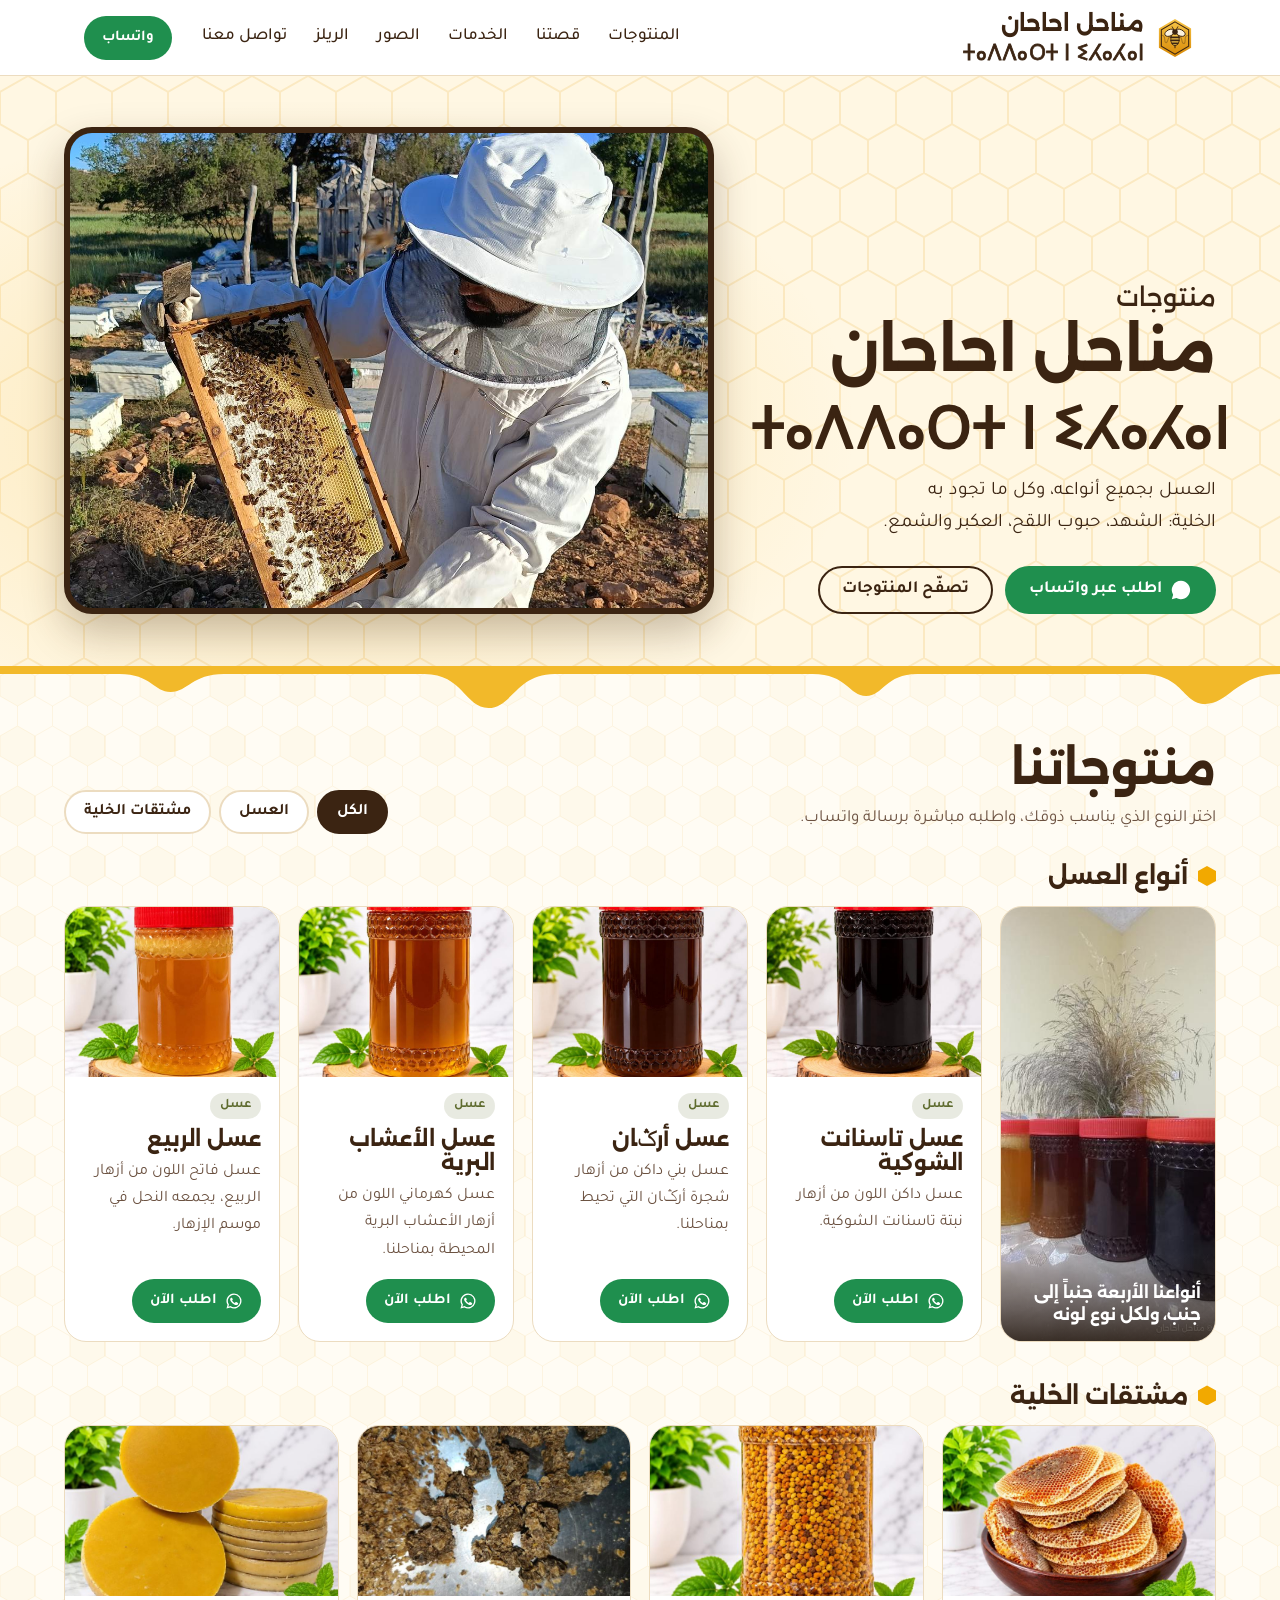
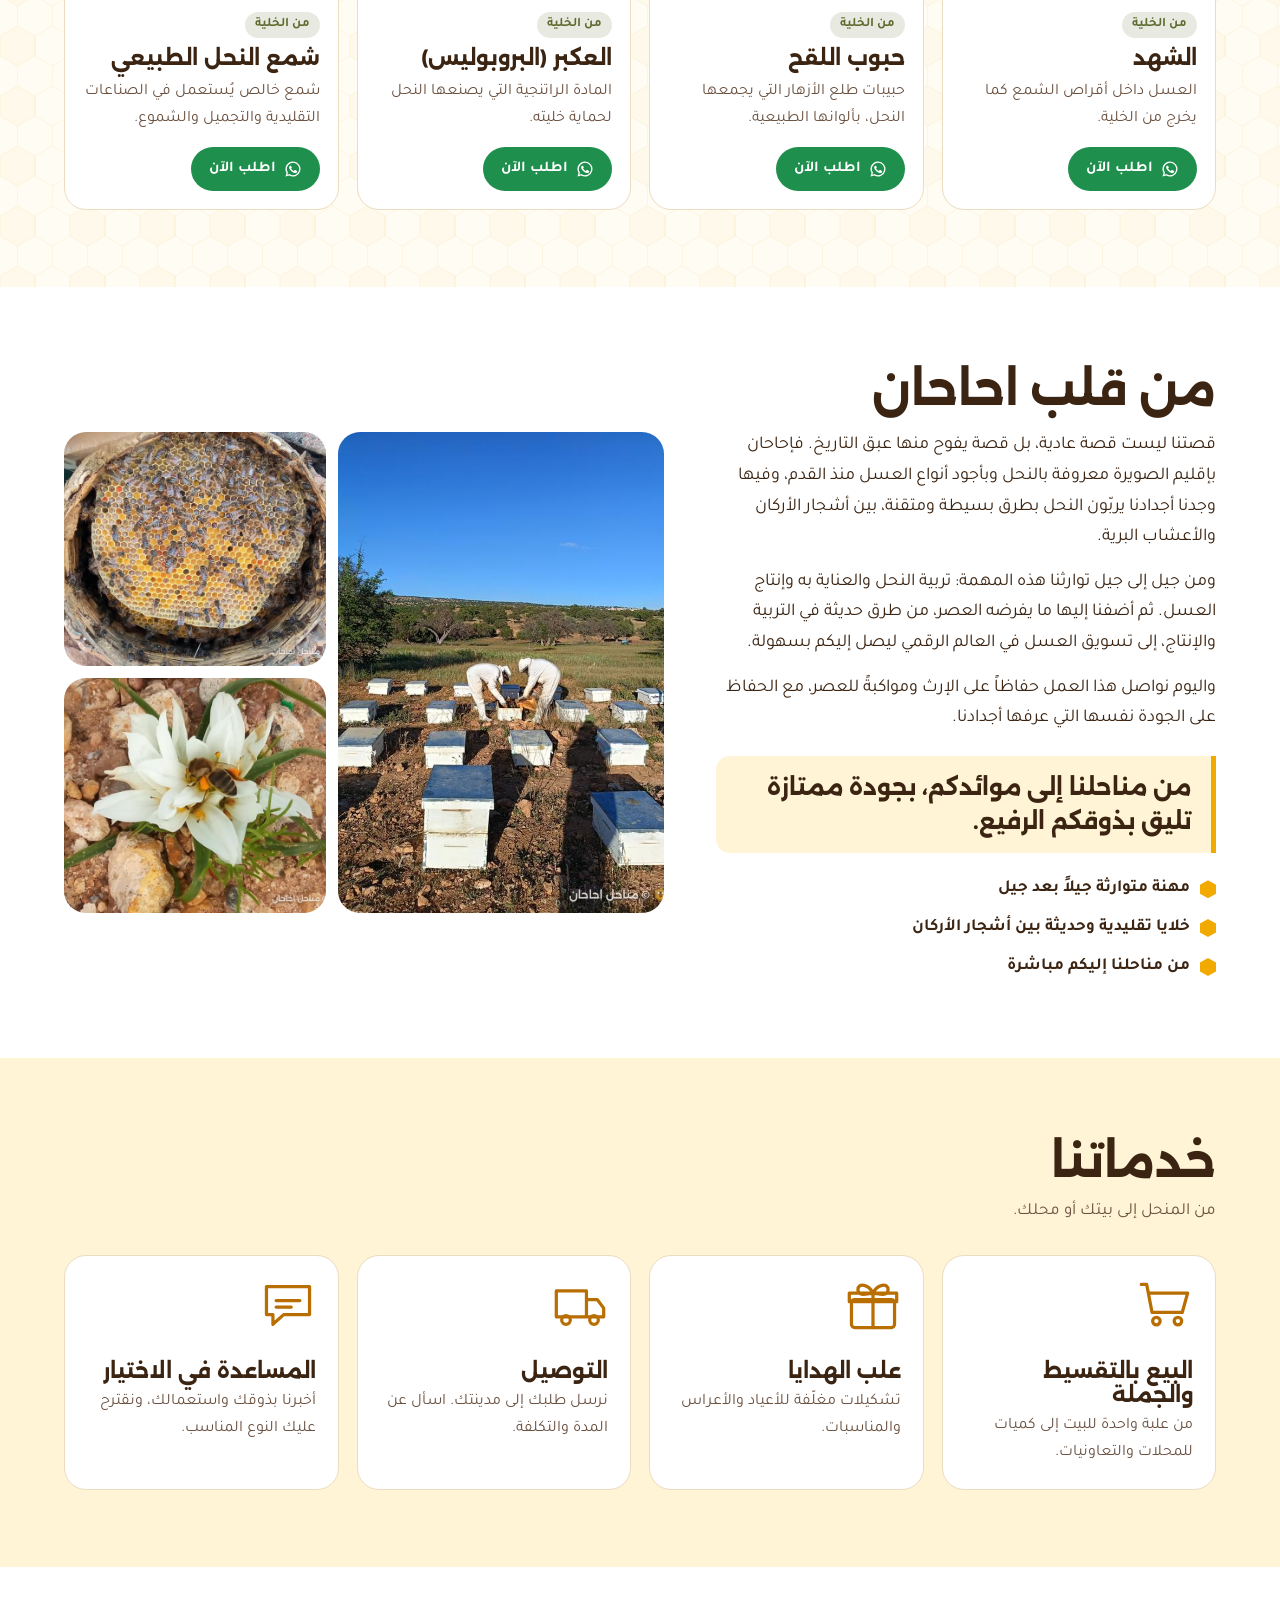
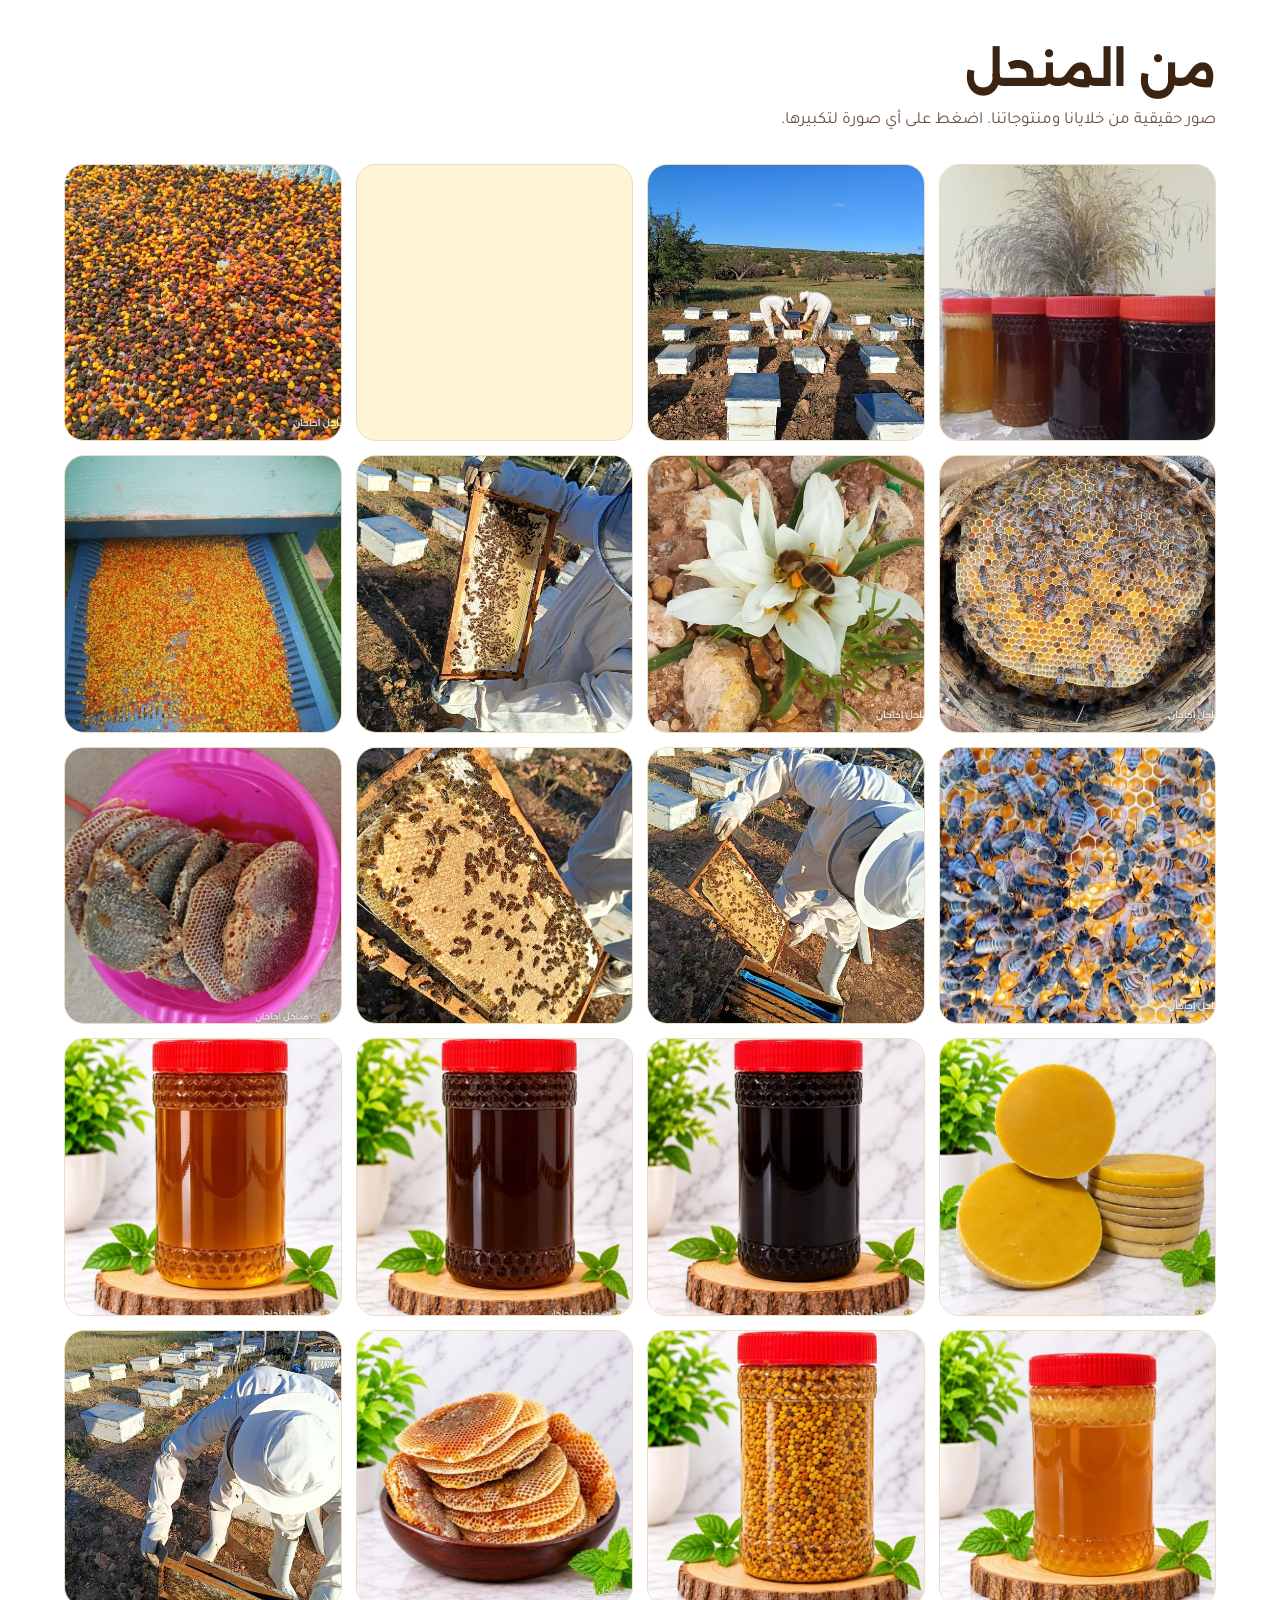
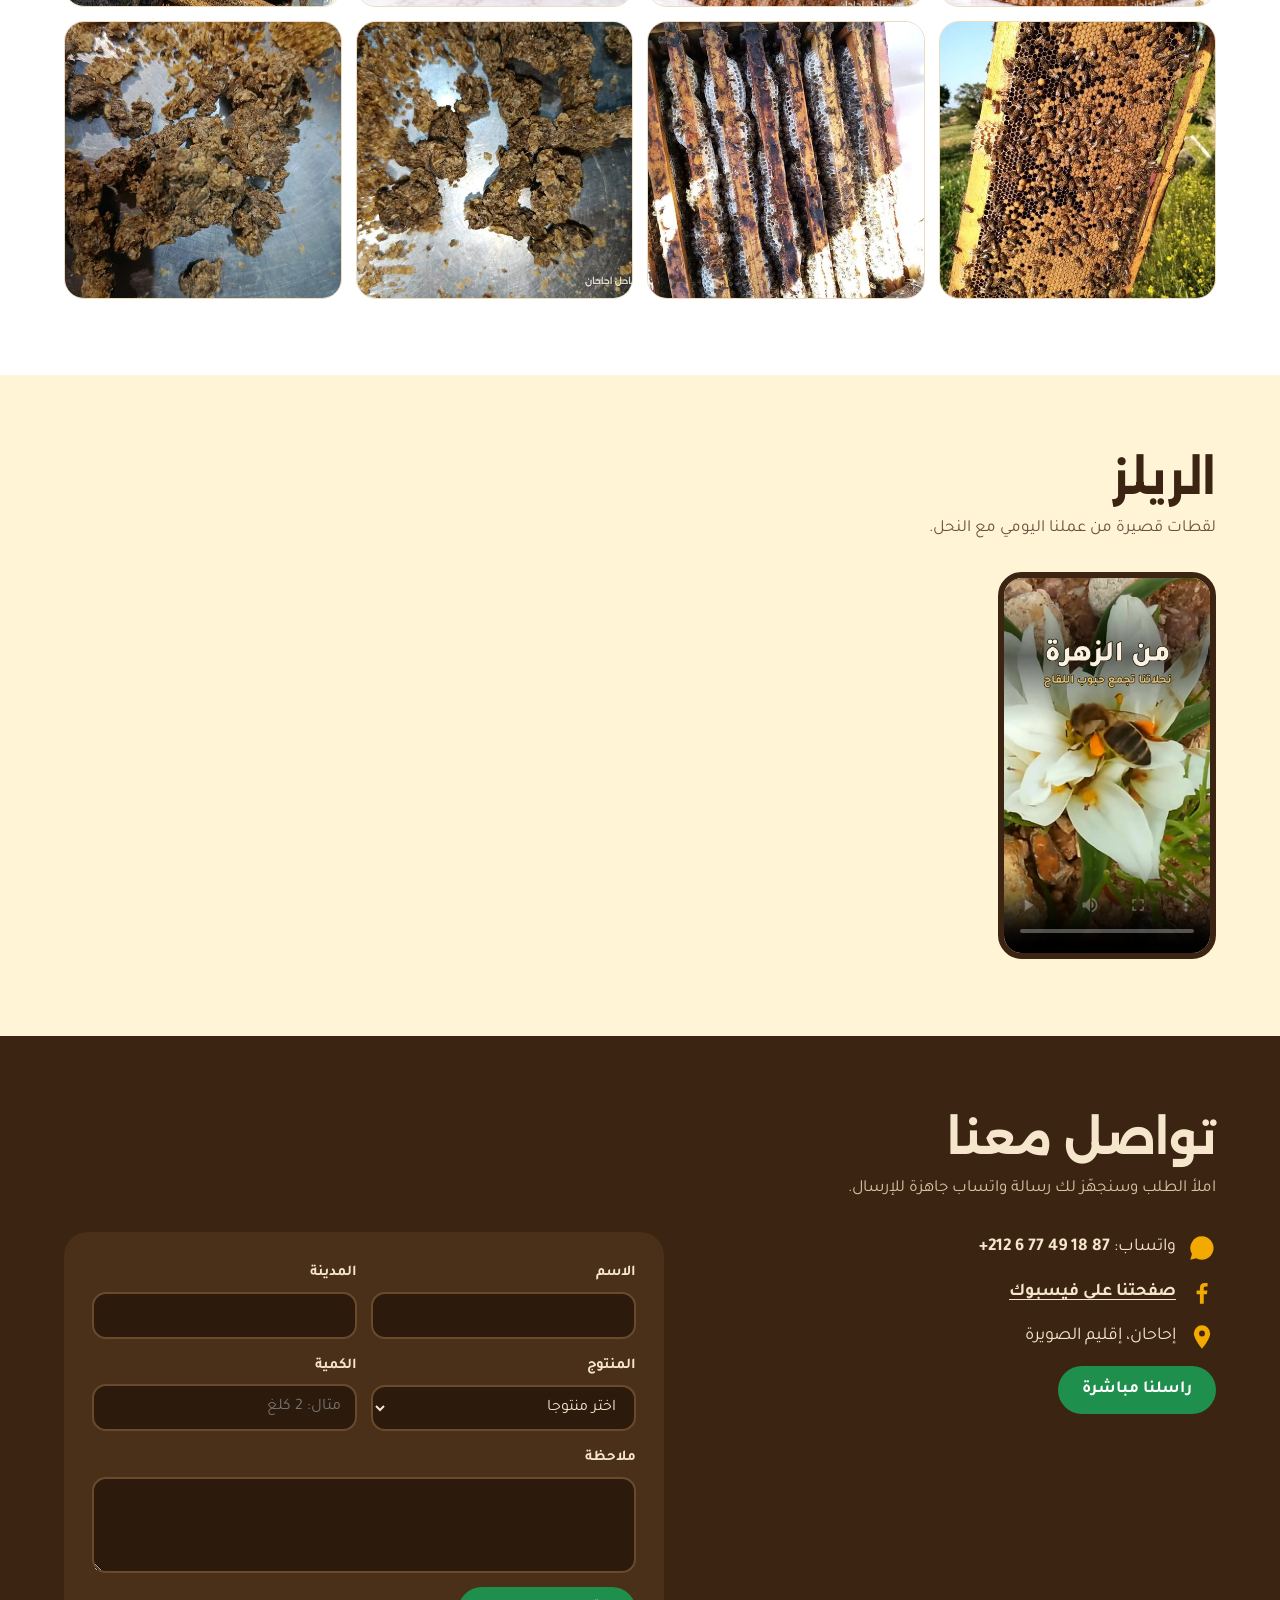
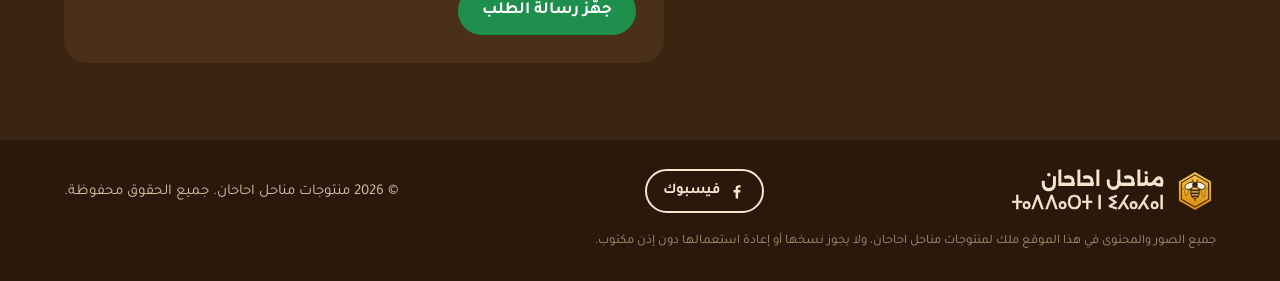
<file: index.html>
<!DOCTYPE html>
<html lang="ar" dir="rtl">
<head>
<meta charset="utf-8">
<meta name="viewport" content="width=device-width, initial-scale=1">
<title>مناحل احاحان · ⵜⴰⴷⴷⴰⵔⵜ ⵏ ⵉⵃⴰⵃⴰⵏ</title>
<meta name="description" content="منتوجات مناحل احاحان من إحاحان، إقليم الصويرة: العسل بجميع أنواعه، الشهد، حبوب اللقح، العكبر وشمع النحل. اطلب مباشرة عبر واتساب.">
<meta property="og:title" content="منتوجات مناحل احاحان · ⵜⴰⴷⴷⴰⵔⵜ ⵏ ⵉⵃⴰⵃⴰⵏ">
<meta property="og:description" content="العسل بجميع أنواعه وكل مشتقات الخلية، من إحاحان، إقليم الصويرة.">
<meta property="og:image" content="https://manahil-ahahan.github.io/images/gallery/apiary.jpg">
<meta property="og:url" content="https://manahil-ahahan.github.io/">
<meta property="og:type" content="website">
<meta property="og:locale" content="ar_MA">
<link rel="canonical" href="https://manahil-ahahan.github.io/">
<link rel="icon" href="assets/logo.svg" type="image/svg+xml">
<link rel="preconnect" href="https://fonts.googleapis.com">
<link rel="preconnect" href="https://fonts.gstatic.com" crossorigin>
<link href="https://fonts.googleapis.com/css2?family=Alexandria:wght@500;700&family=Noto+Sans+Tifinagh&family=Tajawal:wght@400;500;700&display=swap" rel="stylesheet">
<link rel="stylesheet" href="css/style.css">
</head>
<body>

<header>
  <nav class="nav" aria-label="القائمة الرئيسية">
    <a class="brand" href="#top"><img src="assets/logo.svg" alt="" width="42" height="42"><span class="bn">مناحل احاحان<span class="tz" lang="zgh" dir="ltr">ⵜⴰⴷⴷⴰⵔⵜ ⵏ ⵉⵃⴰⵃⴰⵏ</span></span></a>
    <div class="links">
      <a href="#products">المنتوجات</a>
      <a href="#about">قصتنا</a>
      <a href="#services">الخدمات</a>
      <a href="#gallery">الصور</a>
      <a href="#reels">الريلز</a>
      <a href="#contact">تواصل معنا</a>
    </div>
    <a class="btn wa sm walink" href="#contact" target="_blank" rel="noopener">واتساب</a>
  </nav>
</header>

<main id="top">
  <section class="hero">
    <div class="wrap">
      <div class="text">
        <h1><small>منتوجات</small>مناحل احاحان<span class="tz" lang="zgh" dir="ltr">ⵜⴰⴷⴷⴰⵔⵜ ⵏ ⵉⵃⴰⵃⴰⵏ</span></h1>
        <p>العسل بجميع أنواعه، وكل ما تجود به الخلية: الشهد، حبوب اللقح، العكبر والشمع.</p>
        <div class="cta">
          <a class="btn wa walink" href="#contact" target="_blank" rel="noopener">
            <svg viewBox="0 0 24 24" fill="currentColor" aria-hidden="true"><path d="M12 2a10 10 0 0 0-8.6 15.1L2 22l5-1.3A10 10 0 1 0 12 2Z"/></svg>
            اطلب عبر واتساب</a>
          <a class="btn ghost" href="#products">تصفّح المنتوجات</a>
        </div>
      </div>
      <figure class="hero-photo" id="herophoto"></figure>
    </div>
  </section>
  <svg class="drip" viewBox="0 0 1200 46" preserveAspectRatio="none" aria-hidden="true"><path fill="currentColor" d="M0 0h1200v8c-40 0-48 30-70 30s-20-30-60-30H860c-30 0-32 22-48 22s-18-22-50-22H520c-36 0-40 34-62 34s-24-34-60-34H210c-30 0-34 18-50 18s-18-18-48-18H0Z"/></svg>

  <section class="band" id="products">
    <div class="wrap">
      <div class="head">
        <div>
          <h2>منتوجاتنا</h2>
          <p class="lead">اختر النوع الذي يناسب ذوقك، واطلبه مباشرة برسالة واتساب.</p>
        </div>
        <div class="chips" role="group" aria-label="تصفية المنتوجات">
          <button class="chip" data-k="all" aria-pressed="true">الكل</button>
          <button class="chip" data-k="honey" aria-pressed="false">العسل</button>
          <button class="chip" data-k="hive" aria-pressed="false">مشتقات الخلية</button>
        </div>
      </div>
      <div id="grid"></div>
    </div>
  </section>

  <section class="band about" id="about">
    <div class="wrap">
      <div class="atext">
        <h2 id="about-title"></h2>
        <div id="about-text"></div>
        <p class="slogan" id="about-slogan" hidden></p>
        <ul class="points" id="about-points"></ul>
      </div>
      <div class="aphotos" id="about-photos"></div>
    </div>
  </section>

  <section class="band svc" id="services">
    <div class="wrap">
      <h2>خدماتنا</h2>
      <p class="lead">من المنحل إلى بيتك أو محلك.</p>
      <div class="svcs" id="svcs"></div>
    </div>
  </section>

  <section class="band" id="gallery">
    <div class="wrap">
      <h2>من المنحل</h2>
      <p class="lead">صور حقيقية من خلايانا ومنتوجاتنا. اضغط على أي صورة لتكبيرها.</p>
      <div class="gal" id="gal"></div>
    </div>
  </section>

  <section class="band svc" id="reels">
    <div class="wrap">
      <h2>الريلز</h2>
      <p class="lead">لقطات قصيرة من عملنا اليومي مع النحل.</p>
      <div class="reels" id="reels-list"></div>
    </div>
  </section>

  <section class="band contact" id="contact">
    <div class="wrap">
      <h2>تواصل معنا</h2>
      <p class="lead">املأ الطلب وسنجهّز لك رسالة واتساب جاهزة للإرسال.</p>
      <div class="cgrid">
        <div class="info">
          <div><svg viewBox="0 0 24 24" fill="currentColor" aria-hidden="true"><path d="M12 2a10 10 0 0 0-8.6 15.1L2 22l5-1.3A10 10 0 1 0 12 2Z"/></svg>
            <span>واتساب: <span class="num wanum"></span></span></div>
          <div id="fbrow" hidden><svg viewBox="0 0 24 24" fill="currentColor" aria-hidden="true"><path d="M13.5 22v-8h2.7l.4-3.2h-3.1V8.8c0-.9.3-1.6 1.6-1.6h1.7V4.4c-.3 0-1.3-.1-2.5-.1-2.5 0-4.1 1.5-4.1 4.2v2.3H7.4V14h2.8v8Z"/></svg>
            <a href="#" target="_blank" rel="noopener">صفحتنا على فيسبوك</a></div>
          <div id="cityrow" hidden><svg viewBox="0 0 24 24" fill="currentColor" aria-hidden="true"><path d="M12 2a7 7 0 0 0-7 7c0 5 7 13 7 13s7-8 7-13a7 7 0 0 0-7-7Zm0 9.5A2.5 2.5 0 1 1 12 6.5a2.5 2.5 0 0 1 0 5Z"/></svg>
            <span id="city"></span></div>
          <p class="note" id="sample">رقم الهاتف المعروض تجريبي إلى حين إضافة الرقم الحقيقي.</p>
          <a class="btn wa walink" href="#" target="_blank" rel="noopener" style="justify-self:start">راسلنا مباشرة</a>
        </div>
        <form id="order" novalidate>
          <div class="row">
            <label for="name">الاسم<input id="name" name="name" required autocomplete="name"></label>
            <label for="ocity">المدينة<input id="ocity" name="city" autocomplete="address-level2"></label>
          </div>
          <div class="row">
            <label for="product">المنتوج<select id="product" name="product"></select></label>
            <label for="qty">الكمية<input id="qty" name="qty" placeholder="مثال: 2 كلغ"></label>
          </div>
          <label for="msg">ملاحظة<textarea id="msg" name="msg"></textarea></label>
          <button class="btn wa" type="submit" style="justify-self:start">جهّز رسالة الطلب</button>
          <div class="out" id="out" aria-live="polite">
            <pre id="msgtext"></pre>
            <div class="acts">
              <a class="btn wa sm" id="send" href="#" target="_blank" rel="noopener">أرسل عبر واتساب</a>
              <button class="btn ghost sm" type="button" id="copy">انسخ الرسالة</button>
            </div>
          </div>
        </form>
      </div>
    </div>
  </section>
</main>

<footer>
  <div class="wrap">
    <a class="brand" href="#top"><img src="assets/logo.svg" alt="" width="34" height="34"><span class="bn">مناحل احاحان<span class="tz" lang="zgh" dir="ltr">ⵜⴰⴷⴷⴰⵔⵜ ⵏ ⵉⵃⴰⵃⴰⵏ</span></span></a>
    <div class="social" id="footsoc"></div>
    <span>© <span id="year"></span> منتوجات مناحل احاحان. جميع الحقوق محفوظة.</span>
    <p class="rights">جميع الصور والمحتوى في هذا الموقع ملك لمنتوجات مناحل احاحان، ولا يجوز نسخها أو إعادة استعمالها دون إذن مكتوب.</p>
  </div>
</footer>

<dialog class="lb" id="lb" aria-label="عرض الصورة">
  <figure><img id="lbimg" alt=""><figcaption id="lbcap"></figcaption></figure>
  <button class="lbx" type="button" id="lbclose" aria-label="إغلاق">✕</button>
  <button class="lbn prev" type="button" id="lbprev" aria-label="الصورة السابقة">›</button>
  <button class="lbn next" type="button" id="lbnext" aria-label="الصورة التالية">‹</button>
</dialog>

<script src="js/data.js"></script>
<script src="js/main.js"></script>
</body>
</html>
</file>
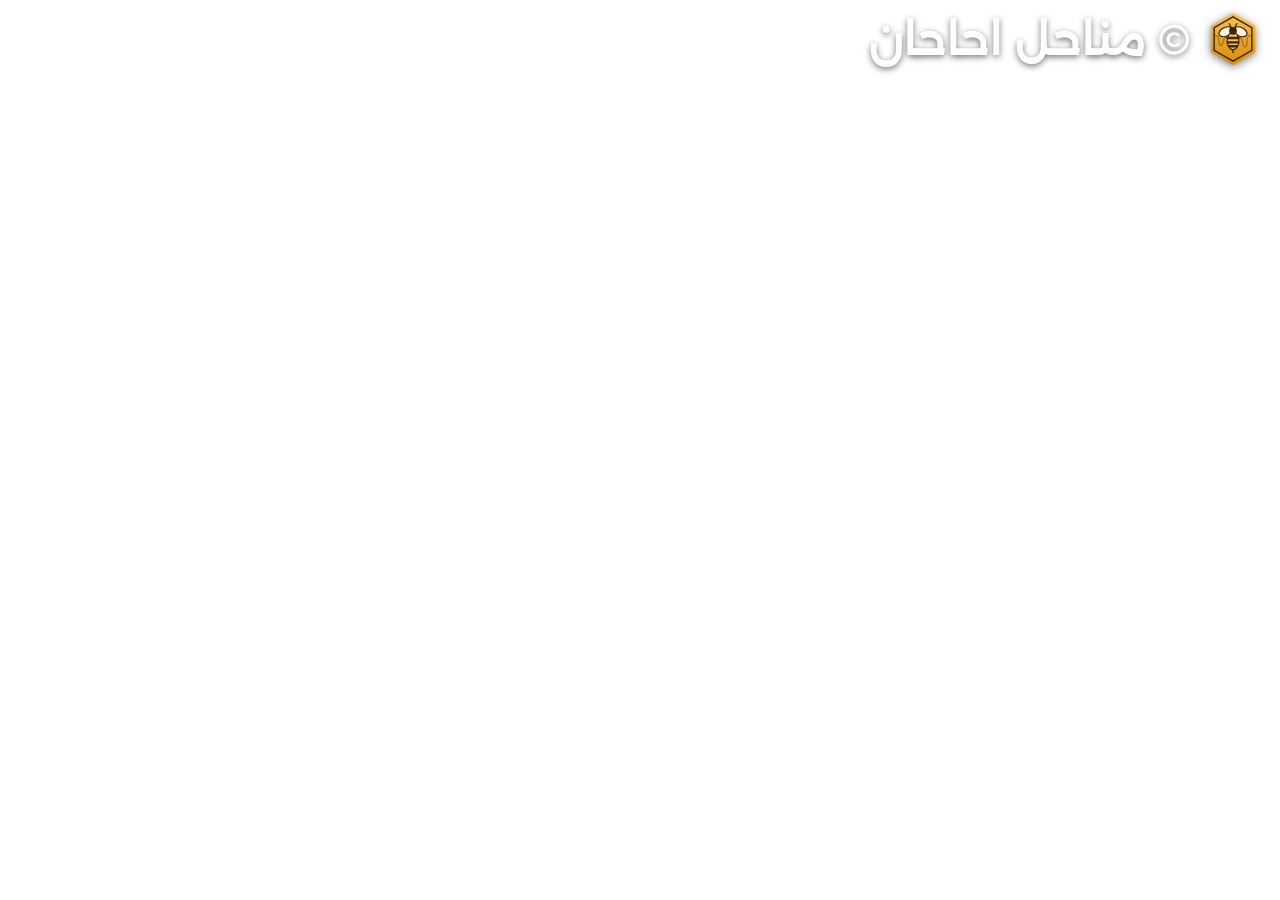
<file: tools/watermark.html>
<!DOCTYPE html><html dir="rtl"><head><meta charset="utf-8"><link href="https://fonts.googleapis.com/css2?family=Alexandria:wght@600&display=swap" rel="stylesheet">
<style>html,body{margin:0;background:transparent}#w{display:inline-flex;align-items:center;gap:14px;padding:10px 18px;font:600 44px Alexandria;color:#fff;text-shadow:0 2px 6px rgba(0,0,0,.55)}#w img{width:58px;height:58px;filter:drop-shadow(0 2px 4px rgba(0,0,0,.5))}</style></head>
<body><div id="w"><img src="../assets/logo.svg">© مناحل احاحان</div></body></html>
</file>
<file: css/style.css>
/* VOICE   warm, artisanal, trustworthy: a family apiary talking to customers
   IDEA    the honeycomb frame: every section is a hive cell, honey drips between bands
   PICTURE light cream hero with a faint honeycomb and honey dripping at its edge; real photos from the apiary: the beekeeper in the hero, hives among argan trees in the story band
   COLOUR  honey #F2A900 fields, comb-brown ink #3B2412, olive leaf #5E6B2E accent, white ground
   TYPE    Alexandria (display, close to the logo lettering) + Tajawal (text) + Noto Sans Tifinagh (Amazigh name)
   LAYOUT  laptop: title + CTA beside a wide comb picture; phone: title, picture, buttons stacked */

:root{color-scheme:light dark;
--bg:light-dark(#ffffff,#16100a);
--ink:light-dark(#3B2412,#F6E6CC);
--soft:light-dark(#6b5140,#c9b293);
--honey:#F2A900;
--honey2:light-dark(#FFF4D6,#2a1d0f);
--amber:light-dark(#B86E00,#F7C548);
--olive:light-dark(#5E6B2E,#a9b86b);
--card:light-dark(#ffffff,#21170d);
--line:light-dark(#ecdcc0,#3a2a18)}
:root[data-theme=light]{color-scheme:light}
:root[data-theme=dark]{color-scheme:dark}
*{box-sizing:border-box;min-width:0}
html{scroll-behavior:smooth;scroll-padding-top:76px}
body{margin:0;background:var(--bg);color:var(--ink);font:17px/1.7 "Tajawal",system-ui,sans-serif;overflow-x:clip}
img{max-width:100%;display:block}
a{color:inherit}
h1,h2,h3{font-family:"Alexandria","Tajawal",sans-serif;line-height:1.15;margin:0;text-wrap:balance}
h2{font-size:clamp(30px,4.4vw,46px)}
h3{font-size:21px}
p{margin:0}
.band{padding-block:clamp(40px,6vw,88px);padding-inline:max(5vw,16px)}
/* products: light honeycomb cells, every other cell softly filled with honey */
#products{background:url("data:image/svg+xml,%3Csvg xmlns='http://www.w3.org/2000/svg' width='112' height='96' viewBox='0 0 112 96'%3E%3Cpath d='M28 0l28 16v32L28 64 0 48V16z' fill='%23F2A900' fill-opacity='.035'/%3E%3Cpath d='M28 0l28 16v32L28 64 0 48V16zM84 0l28 16v32L84 64 56 48V16zM28 64v32M84 64v32' fill='none' stroke='%23E8A010' stroke-opacity='.11' stroke-width='1.2'/%3E%3C/svg%3E") 0 0/70px 60px,light-dark(#FFFCF4,var(--bg))}
.wrap{max-width:1240px;margin-inline:auto}
.lead{color:var(--soft);max-width:60ch;margin-top:10px}

/* header */
header{position:sticky;top:0;z-index:20;background:color-mix(in srgb,var(--bg) 88%,transparent);backdrop-filter:blur(10px);border-bottom:1px solid var(--line)}
.nav{display:flex;align-items:center;gap:18px;max-width:1240px;margin-inline:auto;padding:10px max(5vw,16px)}
.brand{display:flex;align-items:center;gap:10px;text-decoration:none;font-family:"Alexandria",sans-serif;font-size:22px;font-weight:700;white-space:nowrap}
.brand img{width:42px;height:42px}
.bn{display:grid;line-height:1.25}
/* Amazigh name: same font-size as the Arabic name it sits under; Noto Tifinagh has one weight, so thicken it to sit beside bold Arabic */
.tz{display:block;font-family:"Noto Sans Tifinagh",sans-serif;font-size:1em;font-weight:400;-webkit-text-stroke:.035em currentColor;letter-spacing:.01em;white-space:nowrap;text-align:right;justify-self:start}
.links{display:flex;gap:4px;margin-inline-start:auto;flex-wrap:wrap}
.links a{text-decoration:none;padding:8px 12px;border-radius:999px;font-weight:500}
.links a:hover{background:var(--honey2)}
@media(max-width:860px){.links{display:none}}

/* buttons */
.btn{display:inline-flex;align-items:center;gap:8px;min-height:48px;padding:10px 22px;border-radius:999px;border:2px solid transparent;font:700 17px "Tajawal",sans-serif;text-decoration:none;cursor:pointer;white-space:nowrap}
.btn svg{width:22px;height:22px;flex:none}
.btn.wa{background:#1f8f4e;color:#fff}
.btn.wa:hover{background:#18763f}
.btn.ghost{border-color:currentColor;background:transparent;color:var(--ink)}
.btn.sm{min-height:44px;padding:8px 16px;font-size:15px}
.btn:focus-visible,.chip:focus-visible,input:focus-visible,select:focus-visible,textarea:focus-visible{outline:3px solid var(--amber);outline-offset:2px}

/* hero */
/* light cream ground, faint honeycomb, warm honey glow behind the photo */
.hero{background:radial-gradient(60% 80% at 25% 60%,rgba(242,169,0,.22),transparent 70%),url("data:image/svg+xml,%3Csvg xmlns='http://www.w3.org/2000/svg' width='56' height='97' viewBox='0 0 56 97'%3E%3Cpath d='M28 0l28 16v32L28 64 0 48V16zM28 64v33M0 48l-28 16M56 48l28 16' fill='none' stroke='%23E8A010' stroke-opacity='.16' stroke-width='2'/%3E%3C/svg%3E") 0 0/56px 97px,#FFF7E3;color:#3B2412;padding-block:clamp(28px,4vw,56px) 0;padding-inline:max(5vw,16px);overflow:hidden}
[hidden]{display:none!important}
.hero .wrap{display:grid;grid-template-columns:minmax(0,5fr) minmax(0,7fr);gap:clamp(16px,3vw,40px);align-items:end}
.hero h1{font-size:clamp(34px,4.6vw,60px);line-height:1.15}
.hero h1 .tz{margin-top:.12em}
.hero h1 small{display:block;font-size:.42em;font-weight:500;margin-bottom:6px}
.hero p{font-size:19px;margin-top:16px;max-width:34ch}
.hero .cta{display:flex;flex-wrap:wrap;gap:12px;margin:26px 0 clamp(28px,4vw,56px)}
.hero .btn.ghost{color:#3B2412}
.hero-photo{margin:0 0 clamp(28px,4vw,56px);aspect-ratio:4/3;border-radius:28px;overflow:hidden;border:6px solid #3B2412;box-shadow:0 18px 40px rgba(59,36,18,.28);background:#3B2412}
.hero-photo img{width:100%;height:100%;object-fit:cover;object-position:50% 42%}
.drip{display:block;width:100%;height:46px;color:#F2B92A;position:relative;z-index:1;margin-bottom:-46px}
@media(max-width:760px){.hero .wrap{grid-template-columns:minmax(0,1fr)}.hero .text{order:0}.hero-photo{order:1;margin-bottom:0}.hero .cta{order:2;margin-top:6px}}

/* products */
.head{display:flex;flex-wrap:wrap;align-items:end;justify-content:space-between;gap:16px;margin-bottom:28px}
.chips{display:flex;gap:8px;flex-wrap:wrap}
.chip{min-height:44px;padding:8px 18px;border-radius:999px;border:2px solid var(--line);background:var(--card);color:var(--ink);font:600 16px "Tajawal",sans-serif;cursor:pointer}
.chip[aria-pressed=true]{background:var(--ink);border-color:var(--ink);color:var(--bg)}
.grid{display:grid;grid-template-columns:repeat(4,minmax(0,1fr));gap:18px}
.grid.five{grid-template-columns:repeat(5,minmax(0,1fr))}
.group+.group{margin-top:40px}
.range{position:relative;margin:0;border-radius:22px;overflow:hidden;border:1px solid var(--line);background:var(--honey2)}
.range img{width:100%;height:100%;object-fit:cover;object-position:50% 70%}
.range figcaption{position:absolute;inset:auto 0 0;padding:28px 14px 14px;background:linear-gradient(transparent,rgba(30,18,8,.82));color:#fff;font:700 16px/1.4 "Alexandria","Tajawal",sans-serif;text-wrap:balance}
@media(max-width:680px){.range{grid-column:1/-1;aspect-ratio:1}.range img{object-position:50% 80%}}
.group h3.gh{font-size:24px;margin-bottom:16px;display:flex;align-items:center;gap:10px}
.group h3.gh::before{content:"";width:18px;height:20px;background:var(--honey);clip-path:polygon(50% 0,100% 25%,100% 75%,50% 100%,0 75%,0 25%)}
@media(max-width:1100px){.grid.five{grid-template-columns:repeat(3,minmax(0,1fr))}}
@media(max-width:900px){.grid{grid-template-columns:repeat(3,minmax(0,1fr))}}
@media(max-width:680px){.grid,.grid.five{grid-template-columns:repeat(2,minmax(0,1fr));gap:12px}.prod .pic{height:120px}.prod .pic svg{height:100px}.prod .body{padding:12px}.prod h3{font-size:18px}.prod p{font-size:14.5px}.prod .btn{align-self:stretch;justify-content:center}}
.prod{display:flex;flex-direction:column;background:var(--card);border:1px solid var(--line);border-radius:22px;overflow:hidden}
.prod .pic{background:var(--honey2);height:170px;display:grid;place-items:center}
.prod .pic svg{height:140px;width:auto}
.prod .pic.real{display:block;overflow:hidden}
.prod .pic.real img{width:100%;height:100%;object-fit:cover}
.prod .body{padding:16px 18px 18px;display:flex;flex-direction:column;gap:8px;flex:1}
.tag{align-self:flex-start;font-size:13px;font-weight:700;color:var(--olive);background:color-mix(in srgb,var(--olive) 14%,transparent);padding:2px 10px;border-radius:999px}
.prod p{color:var(--soft);font-size:16px;flex:1}
.prod .btn{align-self:flex-start;margin-top:6px}

/* about */
.about .wrap{display:grid;grid-template-columns:minmax(0,5fr) minmax(0,6fr);gap:clamp(24px,4vw,56px);align-items:center}
.atext p{margin-top:14px;font-size:18px;max-width:52ch}
.atext .slogan{margin-top:22px;padding:14px 20px;border-inline-start:5px solid var(--honey);background:var(--honey2);border-radius:0;border-start-end-radius:14px;border-end-end-radius:14px;font:700 clamp(19px,2vw,23px)/1.5 "Alexandria","Tajawal",sans-serif;max-width:none}
.points{list-style:none;padding:0;margin:22px 0 0;display:grid;gap:10px}
.points li{display:flex;align-items:center;gap:10px;font-weight:700}
.points li::before{content:"";flex:none;width:16px;height:18px;background:var(--honey);clip-path:polygon(50% 0,100% 25%,100% 75%,50% 100%,0 75%,0 25%)}
.aphotos{display:grid;grid-template-columns:1.25fr 1fr;grid-template-rows:1fr 1fr;gap:12px;aspect-ratio:5/4}
.aphotos figure{margin:0;border-radius:22px;overflow:hidden;background:var(--honey2)}
.aphotos .ap0{grid-row:1/3}
.aphotos img{width:100%;height:100%;object-fit:cover}
@media(max-width:760px){.about .wrap{grid-template-columns:minmax(0,1fr)}}

/* services */
.svc{background:var(--honey2)}
.svcs{display:grid;grid-template-columns:repeat(auto-fit,minmax(min(100%,230px),1fr));gap:18px;margin-top:28px}
.s{background:var(--card);border-radius:22px;padding:22px;border:1px solid var(--line)}
.s .ic{width:56px;height:56px;color:var(--amber);margin-bottom:12px}
.s p{color:var(--soft);margin-top:6px;font-size:16px}

/* gallery + reels */
.gal{display:grid;grid-template-columns:repeat(auto-fill,minmax(min(100%,220px),1fr));gap:14px;margin-top:28px}
.gi{display:block;padding:0;margin:0;border:1px solid var(--line);border-radius:20px;overflow:hidden;aspect-ratio:1;background:var(--honey2);cursor:zoom-in}
.gi img{width:100%;height:100%;object-fit:cover;transition:transform .4s}
.gi:hover img{transform:scale(1.04)}
.gi:focus-visible{outline:3px solid var(--amber);outline-offset:2px}
@media(max-width:600px){.gal{grid-template-columns:repeat(2,minmax(0,1fr));gap:8px}.gi{border-radius:14px}}
.lb{border:0;padding:0;background:transparent;max-width:100vw;max-height:100vh;width:100vw;height:100vh;overflow:hidden}
.lb::backdrop{background:rgba(20,12,5,.92)}
.lb figure{margin:0;height:100%;display:grid;grid-template-rows:minmax(0,1fr) auto;place-items:center;padding:56px 16px 16px}
.lb img{max-width:100%;max-height:100%;object-fit:contain;border-radius:12px}
.lb figcaption{color:#F6E6CC;padding-top:10px;text-align:center}
.lb button{position:absolute;width:52px;height:52px;border-radius:50%;border:0;background:rgba(255,255,255,.14);color:#fff;font-size:28px;line-height:1;cursor:pointer}
.lb button:hover{background:rgba(255,255,255,.26)}
.lbx{top:12px;left:12px}
.lbn{top:50%;translate:0 -50%}
.lbn.prev{right:12px}.lbn.next{left:12px}
.reels{display:grid;grid-template-columns:repeat(auto-fill,minmax(min(100%,210px),1fr));gap:16px;margin-top:28px}
.reel{border-radius:24px;overflow:hidden;aspect-ratio:9/16;background:#000;border:6px solid var(--ink)}
.reel video{width:100%;height:100%;object-fit:cover}
.empty{grid-column:1/-1;display:flex;flex-wrap:wrap;align-items:center;gap:16px;margin-top:22px;padding:22px;border:2px dashed var(--line);border-radius:22px;color:var(--soft)}
.social{display:flex;flex-wrap:wrap;gap:10px}

/* contact */
.contact{background:#3B2412;color:#F6E6CC}
.contact .lead{color:#d9c3a3}
.cgrid{display:grid;grid-template-columns:minmax(0,1fr) minmax(0,1.2fr);gap:clamp(24px,4vw,56px);margin-top:28px;align-items:start}
@media(max-width:820px){.cgrid{grid-template-columns:minmax(0,1fr)}}
.info{display:grid;gap:14px}
.info div{display:flex;gap:12px;align-items:center;font-size:18px}
.info svg{width:28px;height:28px;color:var(--honey);flex:none}
.num{direction:ltr;unicode-bidi:isolate;white-space:nowrap;font-weight:700}
.note{font-size:14px;color:#c4ab88}
form{display:grid;gap:14px;background:#4a2f19;padding:clamp(18px,3vw,28px);border-radius:24px}
.row{display:grid;grid-template-columns:minmax(0,1fr) minmax(0,1fr);gap:14px}
@media(max-width:520px){.row{grid-template-columns:minmax(0,1fr)}}
label{display:grid;gap:6px;font-weight:600;font-size:15px}
input,select,textarea{font:16px "Tajawal",sans-serif;padding:12px 14px;border-radius:14px;border:2px solid #6b4a2c;background:#2c1b0d;color:#F6E6CC;width:100%}
textarea{min-height:96px;resize:vertical}
.out{display:none;gap:10px;background:#2c1b0d;border-radius:16px;padding:16px}
.out.on{display:grid}
.out pre{white-space:pre-wrap;margin:0;font:15px/1.6 "Tajawal",sans-serif;color:#F6E6CC}
.out .acts{display:flex;flex-wrap:wrap;gap:10px}
.contact .btn.ghost{color:#F6E6CC}

/* footer */
footer{background:#2a190b;color:#d9c3a3;padding:28px max(5vw,16px);font-size:15px}
footer .wrap{display:flex;flex-wrap:wrap;gap:16px;align-items:center;justify-content:space-between}
footer .brand{color:#F6E6CC;font-size:19px}
footer .btn.ghost{color:#F6E6CC}
.btn.sm svg{width:18px;height:18px}
.info a:not(.btn){color:inherit;font-weight:700;text-underline-offset:4px}
footer .rights{flex-basis:100%;margin:0;font-size:13px;color:#a8916f}
</file>
